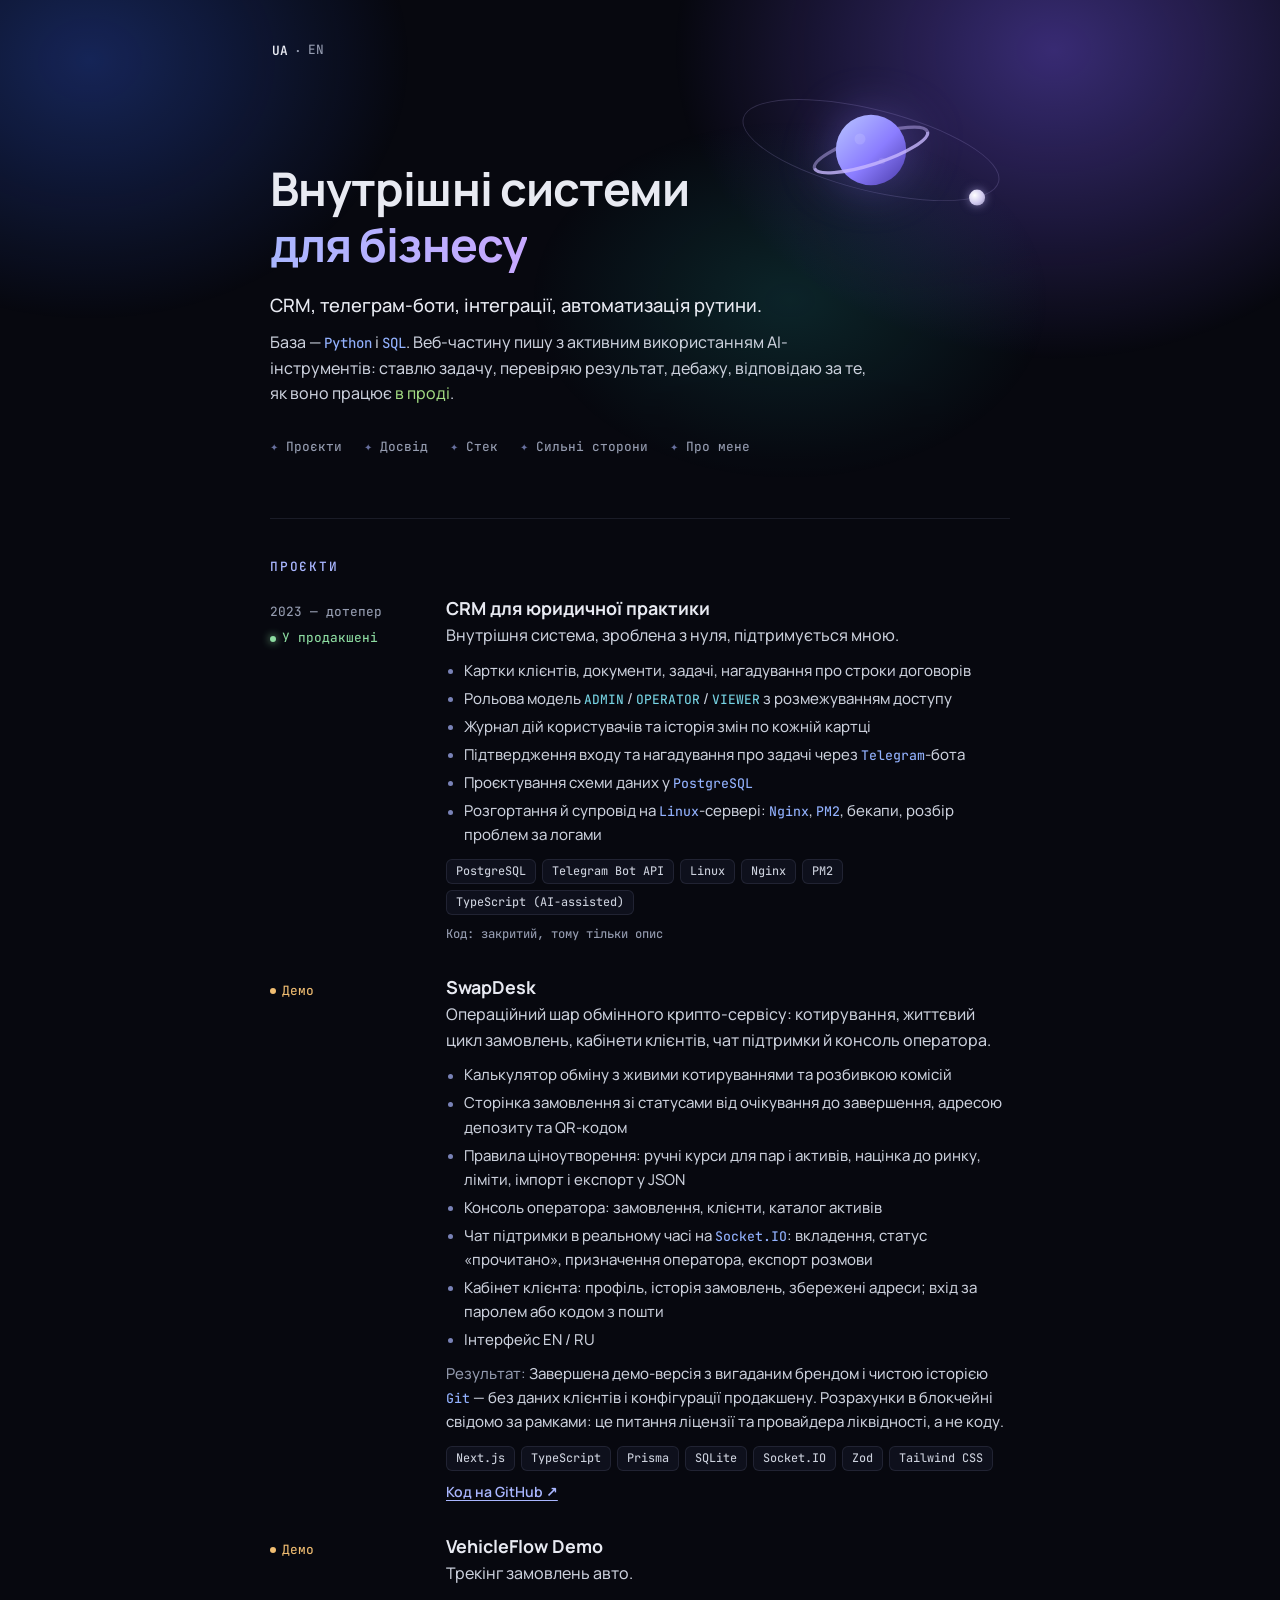
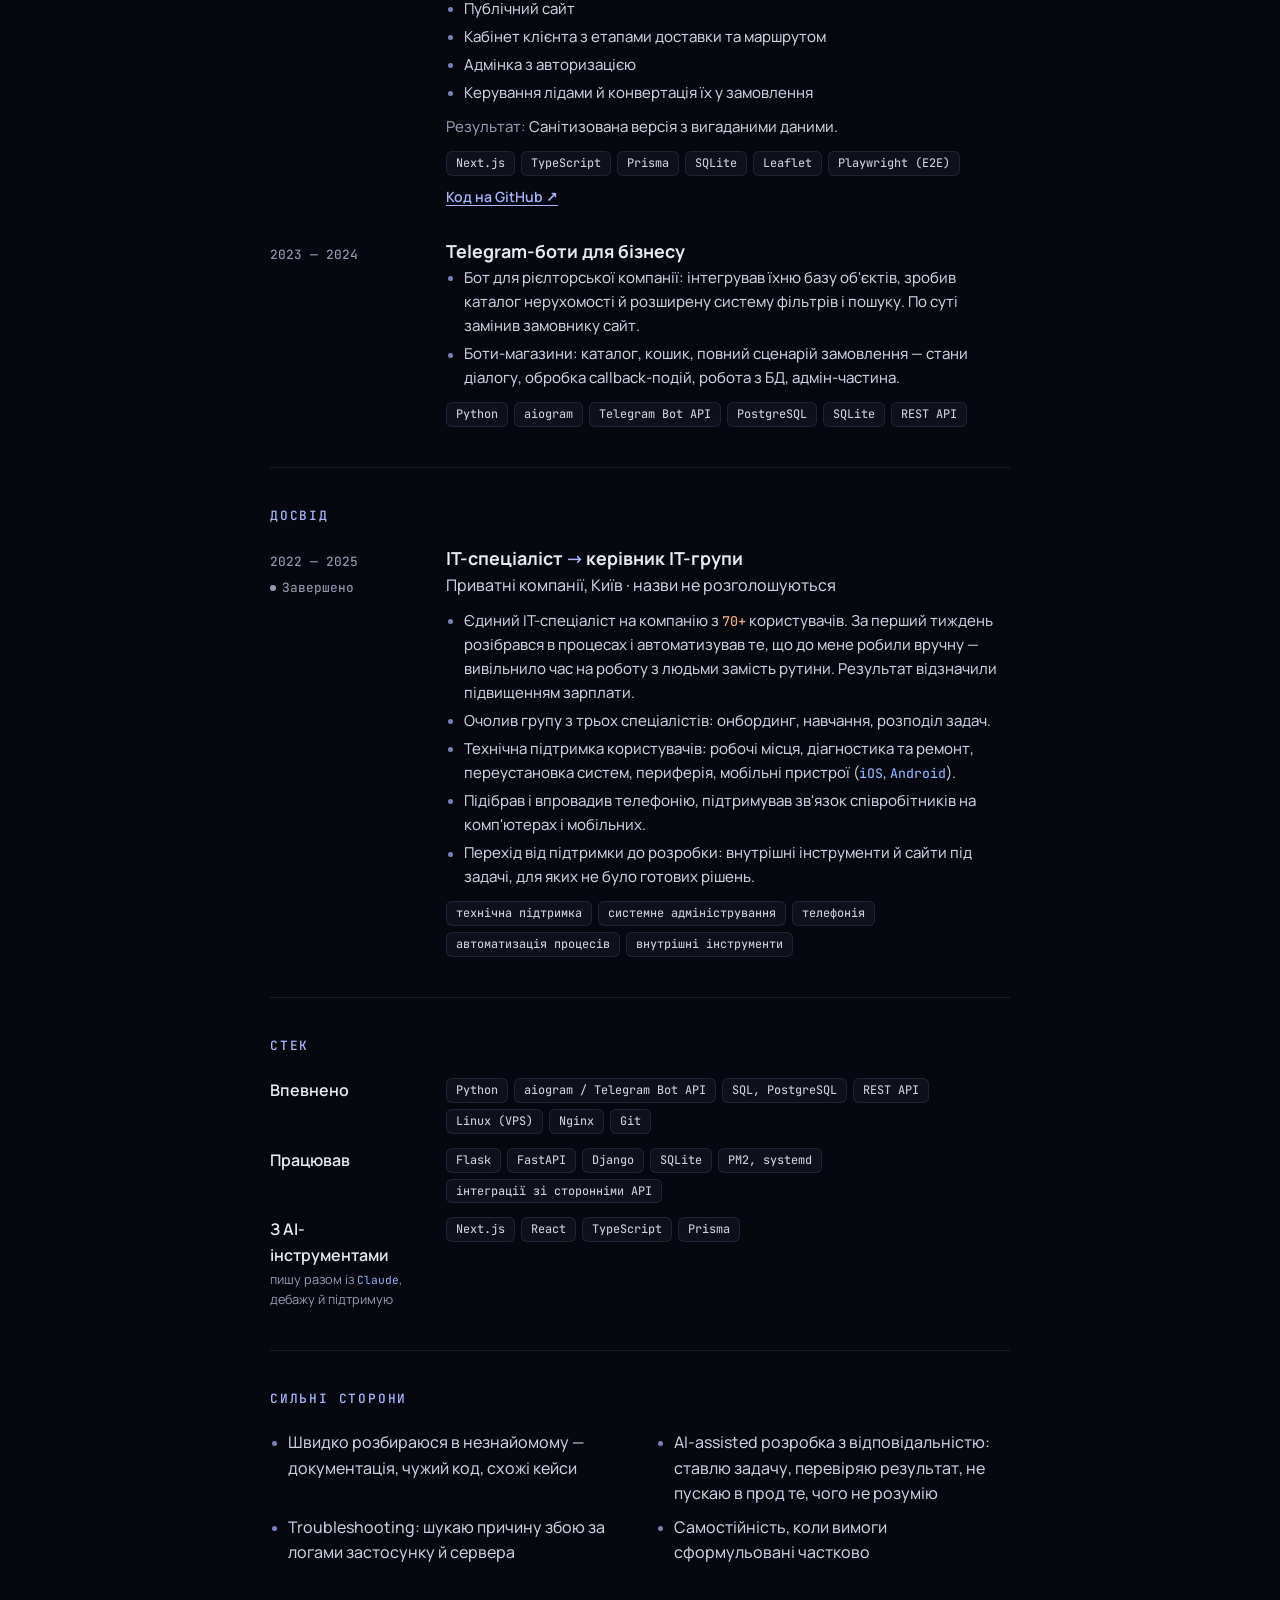
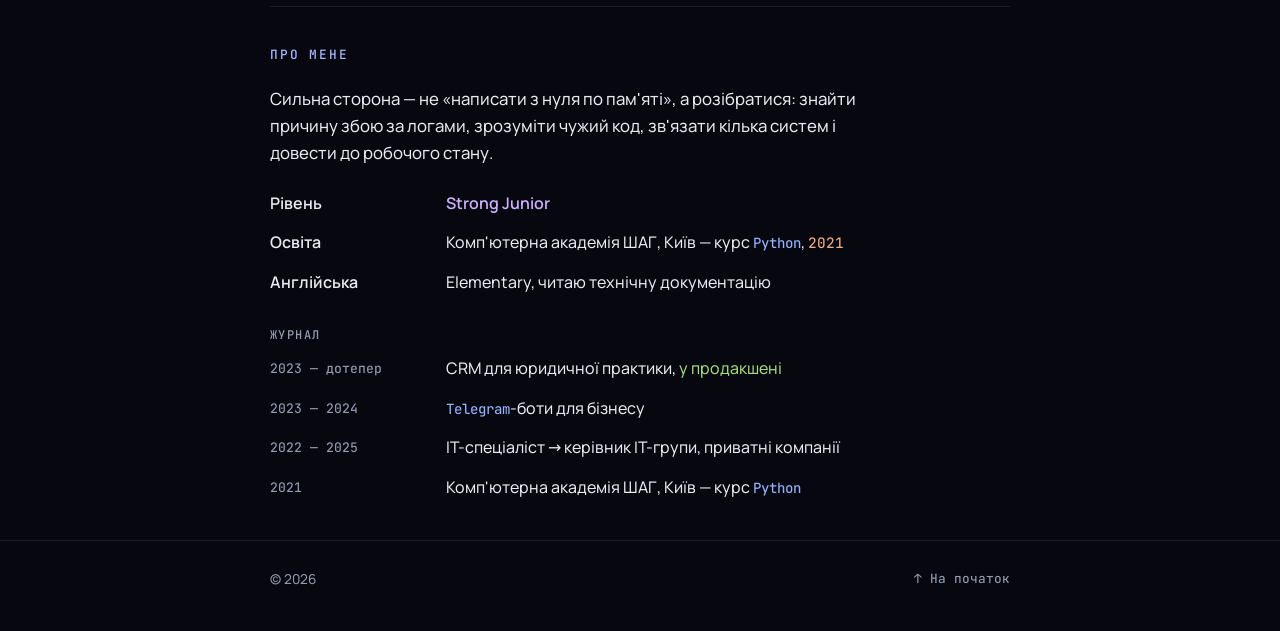
<file: docs/index.html>
<!doctype html>
<html lang="uk">
<head>
  <meta charset="utf-8">
  <meta name="viewport" content="width=device-width, initial-scale=1">
  <title>Внутрішні системи для бізнесу — CRM, телеграм-боти, інтеграції</title>
  <meta name="description" content="Роблю внутрішні системи для бізнесу — CRM, телеграм-боти, інтеграції, автоматизацію рутини. База — Python і SQL.">
  <link rel="canonical" href="https://sclod.github.io/portfoll/">
  <link rel="alternate" hreflang="uk" href="https://sclod.github.io/portfoll/">
  <link rel="alternate" hreflang="en" href="https://sclod.github.io/portfoll/en/">
  <link rel="alternate" hreflang="x-default" href="https://sclod.github.io/portfoll/">
  <meta name="color-scheme" content="dark">
  <meta name="theme-color" content="#07080f">

  <meta property="og:type" content="website">
  <meta property="og:locale" content="uk_UA">
  <meta property="og:title" content="Внутрішні системи для бізнесу — CRM, телеграм-боти, інтеграції">
  <meta property="og:description" content="Роблю внутрішні системи для бізнесу — CRM, телеграм-боти, інтеграції, автоматизацію рутини. База — Python і SQL.">
  <meta property="og:url" content="https://sclod.github.io/portfoll/">
  <meta property="og:image" content="https://sclod.github.io/portfoll/og.png">
  <meta property="og:image:width" content="1200">
  <meta property="og:image:height" content="630">
  <meta property="og:image:alt" content="Внутрішні системи для бізнесу: CRM, телеграм-боти, інтеграції.">
  <meta name="twitter:card" content="summary_large_image">

  <link rel="icon" href="favicon.svg" type="image/svg+xml">
  <link rel="icon" href="favicon-32.png" type="image/png" sizes="32x32">
  <link rel="apple-touch-icon" href="apple-touch-icon.png">

  <link rel="preload" href="fonts/manrope-cyrillic.woff2" as="font" type="font/woff2" crossorigin>
  <link rel="stylesheet" href="style.css?v=2897c309c7">
</head>
<body>
  <div class="aurora" aria-hidden="true">
    <span class="blob blob-1"></span>
    <span class="blob blob-2"></span>
    <span class="blob blob-3"></span>
  </div>

  <a class="skip-link" href="#main">Перейти до вмісту</a>

  <main id="main" class="wrap">
    <section class="intro" id="top" aria-labelledby="intro-title">
      <a class="lang-switch" href="en/" hreflang="en" lang="en" title="English version">
        <span class="lang-current" aria-hidden="true">UA</span><span class="lang-sep" aria-hidden="true">·</span><span class="lang-other">EN</span><span class="visually-hidden"> — English version</span>
      </a>
      <div class="intro-planet" aria-hidden="true">
        <span class="orbit"></span>
        <svg class="planet" viewBox="0 0 120 120" width="132" height="132" aria-hidden="true"><defs><linearGradient id="planet-hero" x1="0" y1="0" x2="1" y2="1"><stop offset="0" stop-color="#b9c6ff"/><stop offset=".55" stop-color="#8b7dff"/><stop offset="1" stop-color="#4a3aa8"/></linearGradient></defs><g transform="rotate(-18 60 60)"><path d="M6 60a54 13 0 0 1 108 0" fill="none" stroke="#c9b8ff" stroke-opacity=".45" stroke-width="3"/></g><circle cx="60" cy="60" r="32" fill="url(#planet-hero)"/><circle cx="50" cy="50" r="5" fill="#fff" fill-opacity=".12"/><circle cx="70" cy="70" r="3" fill="#fff" fill-opacity=".1"/><g transform="rotate(-18 60 60)"><path d="M6 60a54 13 0 0 0 108 0" fill="none" stroke="#c9b8ff" stroke-opacity=".8" stroke-width="3"/></g></svg>
        <span class="moon"></span>
      </div>
      <h1 id="intro-title">Внутрішні системи <span class="accent">для бізнесу</span></h1>
      <p class="lead">CRM, телеграм-боти, інтеграції, автоматизація рутини.</p>
      <p class="intro-text">База — <span class="t-fn">Python</span> і <span class="t-fn">SQL</span>. Веб-частину пишу з активним використанням AI-інструментів: ставлю задачу, перевіряю результат, дебажу, відповідаю за те, як воно працює <span class="t-str">в проді</span>.</p>
      <nav class="constellation" aria-label="Розділи сторінки">
        <ul>
          <li><a href="#projects">Проєкти</a></li>
          <li><a href="#experience">Досвід</a></li>
          <li><a href="#stack">Стек</a></li>
          <li><a href="#strengths">Сильні сторони</a></li>
          <li><a href="#about">Про мене</a></li>
        </ul>
      </nav>
    </section>

    <section class="section" id="projects" aria-labelledby="projects-title">
      <h2 id="projects-title">Проєкти</h2>
      <ol class="entries">
        <li class="entry">
                      <div class="entry-side">
<p class="entry-date">2023 — дотепер</p><p class="status status-prod">У продакшені</p>            </div>

          <div class="entry-body">
            <h3>CRM для юридичної практики</h3>
<p class="entry-sub">Внутрішня система, зроблена з нуля, підтримується мною.</p>            <ul class="bullets" aria-label="Що зроблено">
              <li>Картки клієнтів, документи, задачі, нагадування про строки договорів</li>
              <li>Рольова модель <span class="t-type">ADMIN</span> / <span class="t-type">OPERATOR</span> / <span class="t-type">VIEWER</span> з розмежуванням доступу</li>
              <li>Журнал дій користувачів та історія змін по кожній картці</li>
              <li>Підтвердження входу та нагадування про задачі через <span class="t-fn">Telegram</span>-бота</li>
              <li>Проєктування схеми даних у <span class="t-fn">PostgreSQL</span></li>
              <li>Розгортання й супровід на <span class="t-fn">Linux</span>-сервері: <span class="t-fn">Nginx</span>, <span class="t-fn">PM2</span>, бекапи, розбір проблем за логами</li>
            </ul>
            <div class="entry-foot">
              <ul class="tags"><li>PostgreSQL</li><li>Telegram Bot API</li><li>Linux</li><li>Nginx</li><li>PM2</li><li>TypeScript (AI-assisted)</li></ul>
              <span class="code-closed">Код: закритий, тому тільки опис</span>
            </div>
          </div>
        </li>
        <li class="entry">
                      <div class="entry-side">
<p class="status status-demo">Демо</p>            </div>

          <div class="entry-body">
            <h3>SwapDesk</h3>
<p class="entry-sub">Операційний шар обмінного крипто-сервісу: котирування, життєвий цикл замовлень, кабінети клієнтів, чат підтримки й консоль оператора.</p>            <ul class="bullets" aria-label="Що зроблено">
              <li>Калькулятор обміну з живими котируваннями та розбивкою комісій</li>
              <li>Сторінка замовлення зі статусами від очікування до завершення, адресою депозиту та QR-кодом</li>
              <li>Правила ціноутворення: ручні курси для пар і активів, націнка до ринку, ліміти, імпорт і експорт у JSON</li>
              <li>Консоль оператора: замовлення, клієнти, каталог активів</li>
              <li>Чат підтримки в реальному часі на <span class="t-fn">Socket.IO</span>: вкладення, статус «прочитано», призначення оператора, експорт розмови</li>
              <li>Кабінет клієнта: профіль, історія замовлень, збережені адреси; вхід за паролем або кодом з пошти</li>
              <li>Інтерфейс EN / RU</li>
            </ul>
<p class="entry-note"><span class="note-label">Результат:</span> Завершена демо-версія з вигаданим брендом і чистою історією <span class="t-fn">Git</span> — без даних клієнтів і конфігурації продакшену. Розрахунки в блокчейні свідомо за рамками: це питання ліцензії та провайдера ліквідності, а не коду.</p>            <div class="entry-foot">
              <ul class="tags"><li>Next.js</li><li>TypeScript</li><li>Prisma</li><li>SQLite</li><li>Socket.IO</li><li>Zod</li><li>Tailwind CSS</li></ul>
              <a class="code-link" href="https://github.com/sclod/swapdesk" rel="noopener">Код на GitHub <span aria-hidden="true">↗</span></a>
            </div>
          </div>
        </li>
        <li class="entry">
                      <div class="entry-side">
<p class="status status-demo">Демо</p>            </div>

          <div class="entry-body">
            <h3>VehicleFlow Demo</h3>
<p class="entry-sub">Трекінг замовлень авто.</p>            <ul class="bullets" aria-label="Що зроблено">
              <li>Публічний сайт</li>
              <li>Кабінет клієнта з етапами доставки та маршрутом</li>
              <li>Адмінка з авторизацією</li>
              <li>Керування лідами й конвертація їх у замовлення</li>
            </ul>
<p class="entry-note"><span class="note-label">Результат:</span> Санітизована версія з вигаданими даними.</p>            <div class="entry-foot">
              <ul class="tags"><li>Next.js</li><li>TypeScript</li><li>Prisma</li><li>SQLite</li><li>Leaflet</li><li>Playwright (E2E)</li></ul>
              <a class="code-link" href="https://github.com/sclod/vehicleflow-demo" rel="noopener">Код на GitHub <span aria-hidden="true">↗</span></a>
            </div>
          </div>
        </li>
        <li class="entry">
                      <div class="entry-side">
<p class="entry-date">2023 — 2024</p>            </div>

          <div class="entry-body">
            <h3>Telegram-боти для бізнесу</h3>
            <ul class="bullets" aria-label="Що зроблено">
              <li>Бот для рієлторської компанії: інтегрував їхню базу об&#39;єктів, зробив каталог нерухомості й розширену систему фільтрів і пошуку. По суті замінив замовнику сайт.</li>
              <li>Боти-магазини: каталог, кошик, повний сценарій замовлення — стани діалогу, обробка callback-подій, робота з БД, адмін-частина.</li>
            </ul>
            <div class="entry-foot">
              <ul class="tags"><li>Python</li><li>aiogram</li><li>Telegram Bot API</li><li>PostgreSQL</li><li>SQLite</li><li>REST API</li></ul>
            </div>
          </div>
        </li>
      </ol>
    </section>

    <section class="section" id="experience" aria-labelledby="experience-title">
      <h2 id="experience-title">Досвід</h2>
      <ol class="entries">
        <li class="entry">
                      <div class="entry-side">
<p class="entry-date">2022 — 2025</p><p class="status status-done">Завершено</p>            </div>

          <div class="entry-body">
            <h3>IT-спеціаліст <span class="arrow">→</span> керівник IT-групи</h3>
            <p class="entry-sub">Приватні компанії, Київ · назви не розголошуються</p>
            <ul class="bullets" aria-label="Що зроблено">
              <li>Єдиний IT-спеціаліст на компанію з <span class="t-num">70+</span> користувачів. За перший тиждень розібрався в процесах і автоматизував те, що до мене робили вручну — вивільнило час на роботу з людьми замість рутини. Результат відзначили підвищенням зарплати.</li>
              <li>Очолив групу з трьох спеціалістів: онбординг, навчання, розподіл задач.</li>
              <li>Технічна підтримка користувачів: робочі місця, діагностика та ремонт, переустановка систем, периферія, мобільні пристрої (<span class="t-fn">iOS</span>, <span class="t-fn">Android</span>).</li>
              <li>Підібрав і впровадив телефонію, підтримував зв&#39;язок співробітників на комп&#39;ютерах і мобільних.</li>
              <li>Перехід від підтримки до розробки: внутрішні інструменти й сайти під задачі, для яких не було готових рішень.</li>
            </ul>
            <div class="entry-foot"><ul class="tags"><li>технічна підтримка</li><li>системне адміністрування</li><li>телефонія</li><li>автоматизація процесів</li><li>внутрішні інструменти</li></ul></div>
          </div>
        </li>
      </ol>
    </section>

    <section class="section" id="stack" aria-labelledby="stack-title">
      <h2 id="stack-title">Стек</h2>
      <dl class="rows">
        <div class="row">
          <dt>Впевнено</dt>
          <dd><ul class="tags"><li>Python</li><li>aiogram / Telegram Bot API</li><li>SQL, PostgreSQL</li><li>REST API</li><li>Linux (VPS)</li><li>Nginx</li><li>Git</li></ul></dd>
        </div>
        <div class="row">
          <dt>Працював</dt>
          <dd><ul class="tags"><li>Flask</li><li>FastAPI</li><li>Django</li><li>SQLite</li><li>PM2, systemd</li><li>інтеграції зі сторонніми API</li></ul></dd>
        </div>
        <div class="row">
          <dt>З AI-інструментами<span class="row-note">пишу разом із <span class="t-fn">Claude</span>, дебажу й підтримую</span></dt>
          <dd><ul class="tags"><li>Next.js</li><li>React</li><li>TypeScript</li><li>Prisma</li></ul></dd>
        </div>
      </dl>
    </section>

    <section class="section" id="strengths" aria-labelledby="strengths-title">
      <h2 id="strengths-title">Сильні сторони</h2>
      <ul class="bullets bullets-wide">
        <li>Швидко розбираюся в незнайомому — документація, чужий код, схожі кейси</li>
        <li>AI-assisted розробка з відповідальністю: ставлю задачу, перевіряю результат, не пускаю в прод те, чого не розумію</li>
        <li>Troubleshooting: шукаю причину збою за логами застосунку й сервера</li>
        <li>Самостійність, коли вимоги сформульовані частково</li>
      </ul>
    </section>

    <section class="section" id="about" aria-labelledby="about-title">
      <h2 id="about-title">Про мене</h2>
      <p class="about-text">Сильна сторона — не «написати з нуля по пам&#39;яті», а розібратися: знайти причину збою за логами, зрозуміти чужий код, зв&#39;язати кілька систем і довести до робочого стану.</p>
      <dl class="rows">
        <div class="row"><dt>Рівень</dt><dd><span class="t-kw">Strong Junior</span></dd></div>
        <div class="row"><dt>Освіта</dt><dd>Комп&#39;ютерна академія ШАГ, Київ — курс <span class="t-fn">Python</span>, <span class="t-num">2021</span></dd></div>
        <div class="row"><dt>Англійська</dt><dd>Elementary, читаю технічну документацію</dd></div>
      </dl>
      <h3 class="subhead">Журнал</h3>
      <ol class="rows log">
        <li class="row"><span class="row-date">2023 — дотепер</span><span>CRM для юридичної практики, <span class="t-str">у продакшені</span></span></li>
        <li class="row"><span class="row-date">2023 — 2024</span><span><span class="t-fn">Telegram</span>-боти для бізнесу</span></li>
        <li class="row"><span class="row-date">2022 — 2025</span><span>IT-спеціаліст → керівник IT-групи, приватні компанії</span></li>
        <li class="row"><span class="row-date">2021</span><span>Комп&#39;ютерна академія ШАГ, Київ — курс <span class="t-fn">Python</span></span></li>
      </ol>
    </section>
  </main>

  <footer class="footer">
    <div class="wrap footer-inner">
      <span>© 2026</span>
      <a href="#top">↑ На початок</a>
    </div>
  </footer>
</body>
</html>
</file>
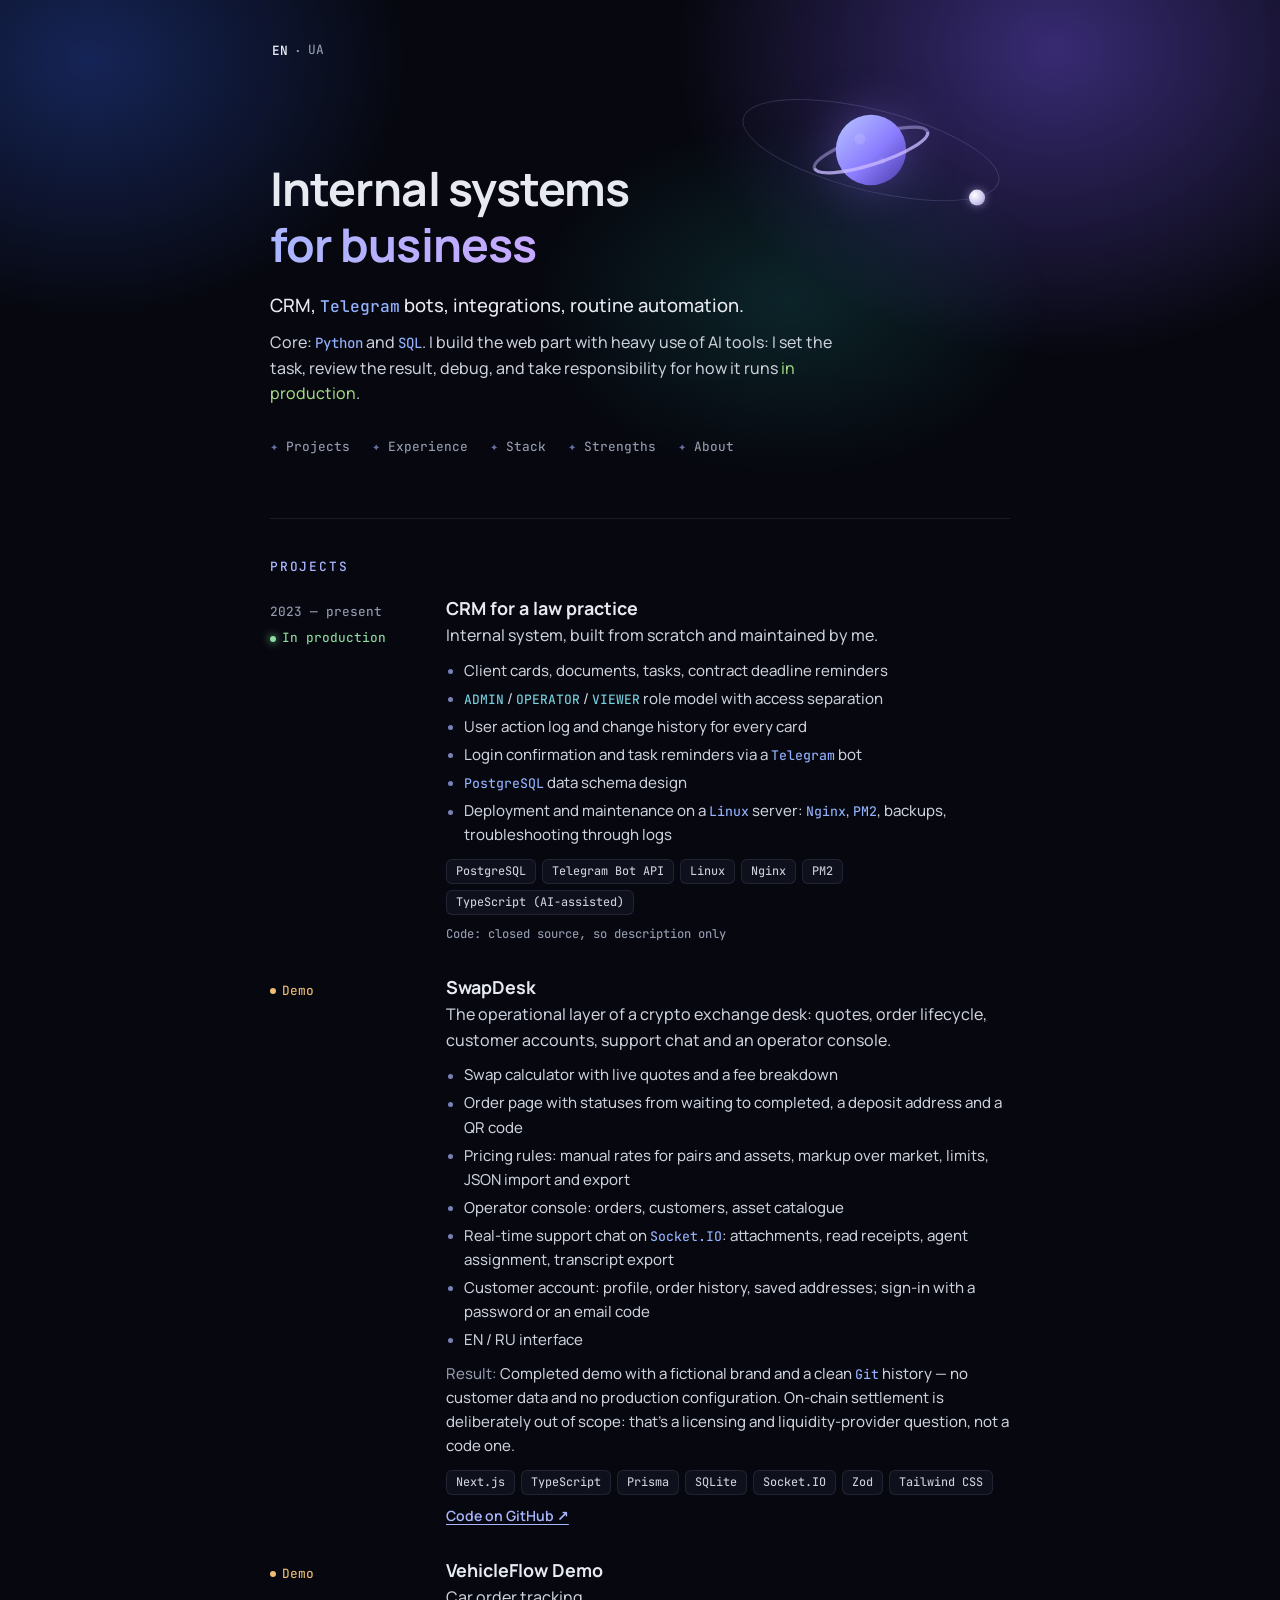
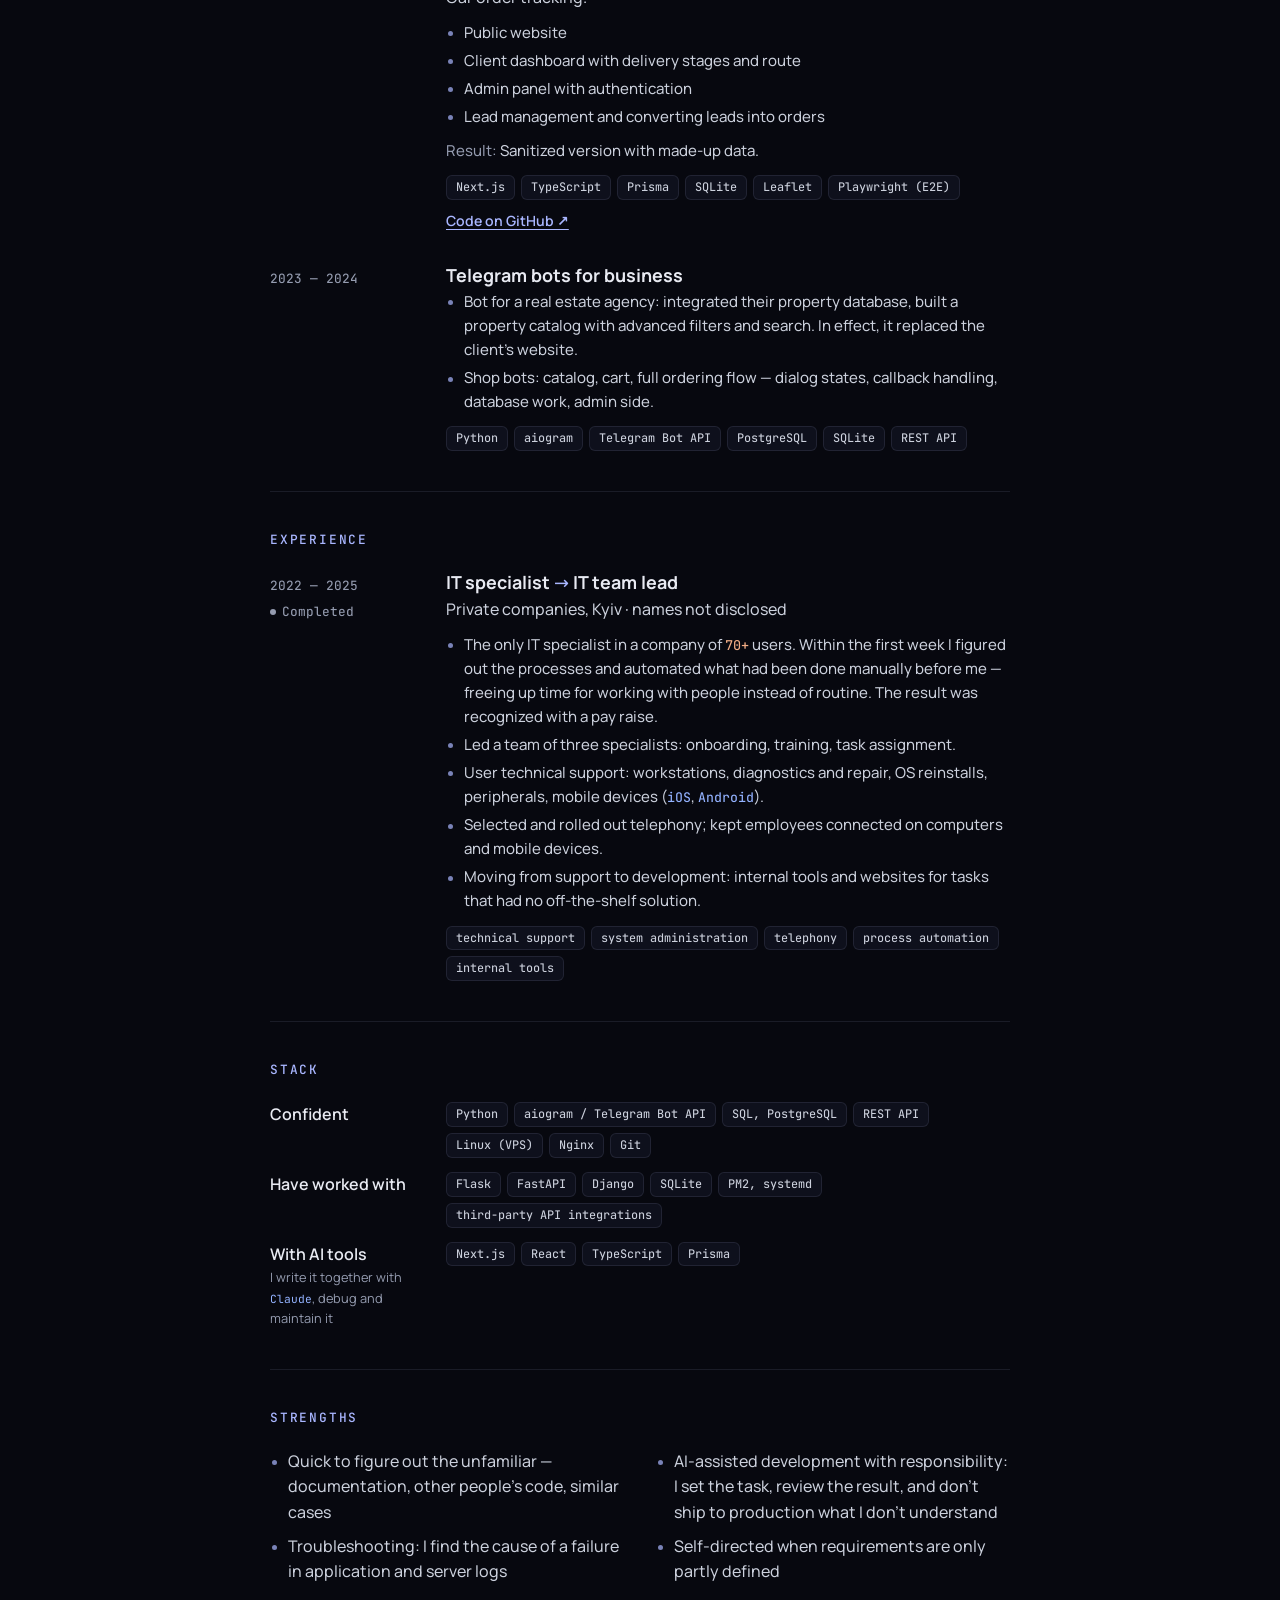
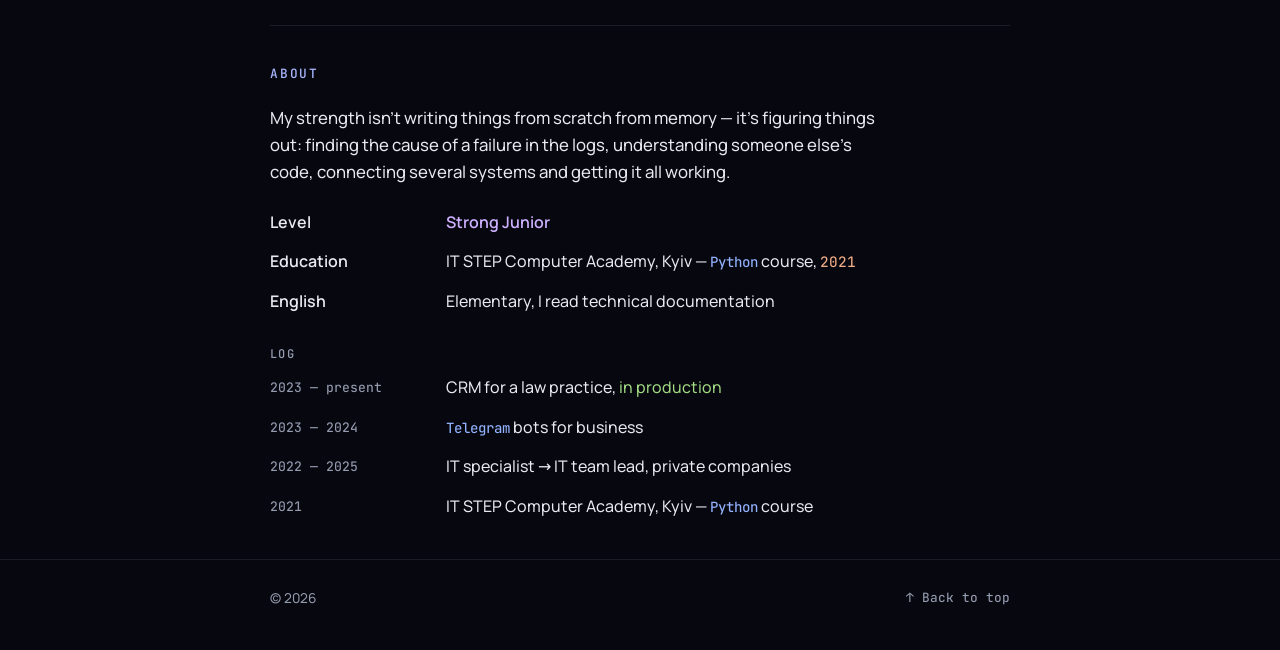
<file: docs/en/index.html>
<!doctype html>
<html lang="en">
<head>
  <meta charset="utf-8">
  <meta name="viewport" content="width=device-width, initial-scale=1">
  <title>Internal systems for business — CRM, Telegram bots, integrations</title>
  <meta name="description" content="I build internal systems for business — CRM, Telegram bots, integrations, routine automation. Core: Python and SQL.">
  <link rel="canonical" href="https://sclod.github.io/portfoll/en/">
  <link rel="alternate" hreflang="uk" href="https://sclod.github.io/portfoll/">
  <link rel="alternate" hreflang="en" href="https://sclod.github.io/portfoll/en/">
  <link rel="alternate" hreflang="x-default" href="https://sclod.github.io/portfoll/">
  <meta name="color-scheme" content="dark">
  <meta name="theme-color" content="#07080f">

  <meta property="og:type" content="website">
  <meta property="og:locale" content="en_US">
  <meta property="og:title" content="Internal systems for business — CRM, Telegram bots, integrations">
  <meta property="og:description" content="I build internal systems for business — CRM, Telegram bots, integrations, routine automation. Core: Python and SQL.">
  <meta property="og:url" content="https://sclod.github.io/portfoll/en/">
  <meta property="og:image" content="https://sclod.github.io/portfoll/og-en.png">
  <meta property="og:image:width" content="1200">
  <meta property="og:image:height" content="630">
  <meta property="og:image:alt" content="Internal systems for business: CRM, Telegram bots, integrations.">
  <meta name="twitter:card" content="summary_large_image">

  <link rel="icon" href="../favicon.svg" type="image/svg+xml">
  <link rel="icon" href="../favicon-32.png" type="image/png" sizes="32x32">
  <link rel="apple-touch-icon" href="../apple-touch-icon.png">

  <link rel="preload" href="../fonts/manrope-latin.woff2" as="font" type="font/woff2" crossorigin>
  <link rel="stylesheet" href="../style.css?v=2897c309c7">
</head>
<body>
  <div class="aurora" aria-hidden="true">
    <span class="blob blob-1"></span>
    <span class="blob blob-2"></span>
    <span class="blob blob-3"></span>
  </div>

  <a class="skip-link" href="#main">Skip to content</a>

  <main id="main" class="wrap">
    <section class="intro" id="top" aria-labelledby="intro-title">
      <a class="lang-switch" href="../" hreflang="uk" lang="uk" title="Українська версія">
        <span class="lang-current" aria-hidden="true">EN</span><span class="lang-sep" aria-hidden="true">·</span><span class="lang-other">UA</span><span class="visually-hidden"> — Українська версія</span>
      </a>
      <div class="intro-planet" aria-hidden="true">
        <span class="orbit"></span>
        <svg class="planet" viewBox="0 0 120 120" width="132" height="132" aria-hidden="true"><defs><linearGradient id="planet-hero" x1="0" y1="0" x2="1" y2="1"><stop offset="0" stop-color="#b9c6ff"/><stop offset=".55" stop-color="#8b7dff"/><stop offset="1" stop-color="#4a3aa8"/></linearGradient></defs><g transform="rotate(-18 60 60)"><path d="M6 60a54 13 0 0 1 108 0" fill="none" stroke="#c9b8ff" stroke-opacity=".45" stroke-width="3"/></g><circle cx="60" cy="60" r="32" fill="url(#planet-hero)"/><circle cx="50" cy="50" r="5" fill="#fff" fill-opacity=".12"/><circle cx="70" cy="70" r="3" fill="#fff" fill-opacity=".1"/><g transform="rotate(-18 60 60)"><path d="M6 60a54 13 0 0 0 108 0" fill="none" stroke="#c9b8ff" stroke-opacity=".8" stroke-width="3"/></g></svg>
        <span class="moon"></span>
      </div>
      <h1 id="intro-title">Internal systems <span class="accent">for business</span></h1>
      <p class="lead">CRM, <span class="t-fn">Telegram</span> bots, integrations, routine automation.</p>
      <p class="intro-text">Core: <span class="t-fn">Python</span> and <span class="t-fn">SQL</span>. I build the web part with heavy use of AI tools: I set the task, review the result, debug, and take responsibility for how it runs <span class="t-str">in production</span>.</p>
      <nav class="constellation" aria-label="Page sections">
        <ul>
          <li><a href="#projects">Projects</a></li>
          <li><a href="#experience">Experience</a></li>
          <li><a href="#stack">Stack</a></li>
          <li><a href="#strengths">Strengths</a></li>
          <li><a href="#about">About</a></li>
        </ul>
      </nav>
    </section>

    <section class="section" id="projects" aria-labelledby="projects-title">
      <h2 id="projects-title">Projects</h2>
      <ol class="entries">
        <li class="entry">
                      <div class="entry-side">
<p class="entry-date">2023 — present</p><p class="status status-prod">In production</p>            </div>

          <div class="entry-body">
            <h3>CRM for a law practice</h3>
<p class="entry-sub">Internal system, built from scratch and maintained by me.</p>            <ul class="bullets" aria-label="What I built">
              <li>Client cards, documents, tasks, contract deadline reminders</li>
              <li><span class="t-type">ADMIN</span> / <span class="t-type">OPERATOR</span> / <span class="t-type">VIEWER</span> role model with access separation</li>
              <li>User action log and change history for every card</li>
              <li>Login confirmation and task reminders via a <span class="t-fn">Telegram</span> bot</li>
              <li><span class="t-fn">PostgreSQL</span> data schema design</li>
              <li>Deployment and maintenance on a <span class="t-fn">Linux</span> server: <span class="t-fn">Nginx</span>, <span class="t-fn">PM2</span>, backups, troubleshooting through logs</li>
            </ul>
            <div class="entry-foot">
              <ul class="tags"><li>PostgreSQL</li><li>Telegram Bot API</li><li>Linux</li><li>Nginx</li><li>PM2</li><li>TypeScript (AI-assisted)</li></ul>
              <span class="code-closed">Code: closed source, so description only</span>
            </div>
          </div>
        </li>
        <li class="entry">
                      <div class="entry-side">
<p class="status status-demo">Demo</p>            </div>

          <div class="entry-body">
            <h3>SwapDesk</h3>
<p class="entry-sub">The operational layer of a crypto exchange desk: quotes, order lifecycle, customer accounts, support chat and an operator console.</p>            <ul class="bullets" aria-label="What I built">
              <li>Swap calculator with live quotes and a fee breakdown</li>
              <li>Order page with statuses from waiting to completed, a deposit address and a QR code</li>
              <li>Pricing rules: manual rates for pairs and assets, markup over market, limits, JSON import and export</li>
              <li>Operator console: orders, customers, asset catalogue</li>
              <li>Real-time support chat on <span class="t-fn">Socket.IO</span>: attachments, read receipts, agent assignment, transcript export</li>
              <li>Customer account: profile, order history, saved addresses; sign-in with a password or an email code</li>
              <li>EN / RU interface</li>
            </ul>
<p class="entry-note"><span class="note-label">Result:</span> Completed demo with a fictional brand and a clean <span class="t-fn">Git</span> history — no customer data and no production configuration. On-chain settlement is deliberately out of scope: that&#39;s a licensing and liquidity-provider question, not a code one.</p>            <div class="entry-foot">
              <ul class="tags"><li>Next.js</li><li>TypeScript</li><li>Prisma</li><li>SQLite</li><li>Socket.IO</li><li>Zod</li><li>Tailwind CSS</li></ul>
              <a class="code-link" href="https://github.com/sclod/swapdesk" rel="noopener">Code on GitHub <span aria-hidden="true">↗</span></a>
            </div>
          </div>
        </li>
        <li class="entry">
                      <div class="entry-side">
<p class="status status-demo">Demo</p>            </div>

          <div class="entry-body">
            <h3>VehicleFlow Demo</h3>
<p class="entry-sub">Car order tracking.</p>            <ul class="bullets" aria-label="What I built">
              <li>Public website</li>
              <li>Client dashboard with delivery stages and route</li>
              <li>Admin panel with authentication</li>
              <li>Lead management and converting leads into orders</li>
            </ul>
<p class="entry-note"><span class="note-label">Result:</span> Sanitized version with made-up data.</p>            <div class="entry-foot">
              <ul class="tags"><li>Next.js</li><li>TypeScript</li><li>Prisma</li><li>SQLite</li><li>Leaflet</li><li>Playwright (E2E)</li></ul>
              <a class="code-link" href="https://github.com/sclod/vehicleflow-demo" rel="noopener">Code on GitHub <span aria-hidden="true">↗</span></a>
            </div>
          </div>
        </li>
        <li class="entry">
                      <div class="entry-side">
<p class="entry-date">2023 — 2024</p>            </div>

          <div class="entry-body">
            <h3>Telegram bots for business</h3>
            <ul class="bullets" aria-label="What I built">
              <li>Bot for a real estate agency: integrated their property database, built a property catalog with advanced filters and search. In effect, it replaced the client&#39;s website.</li>
              <li>Shop bots: catalog, cart, full ordering flow — dialog states, callback handling, database work, admin side.</li>
            </ul>
            <div class="entry-foot">
              <ul class="tags"><li>Python</li><li>aiogram</li><li>Telegram Bot API</li><li>PostgreSQL</li><li>SQLite</li><li>REST API</li></ul>
            </div>
          </div>
        </li>
      </ol>
    </section>

    <section class="section" id="experience" aria-labelledby="experience-title">
      <h2 id="experience-title">Experience</h2>
      <ol class="entries">
        <li class="entry">
                      <div class="entry-side">
<p class="entry-date">2022 — 2025</p><p class="status status-done">Completed</p>            </div>

          <div class="entry-body">
            <h3>IT specialist <span class="arrow">→</span> IT team lead</h3>
            <p class="entry-sub">Private companies, Kyiv · names not disclosed</p>
            <ul class="bullets" aria-label="What I did">
              <li>The only IT specialist in a company of <span class="t-num">70+</span> users. Within the first week I figured out the processes and automated what had been done manually before me — freeing up time for working with people instead of routine. The result was recognized with a pay raise.</li>
              <li>Led a team of three specialists: onboarding, training, task assignment.</li>
              <li>User technical support: workstations, diagnostics and repair, OS reinstalls, peripherals, mobile devices (<span class="t-fn">iOS</span>, <span class="t-fn">Android</span>).</li>
              <li>Selected and rolled out telephony; kept employees connected on computers and mobile devices.</li>
              <li>Moving from support to development: internal tools and websites for tasks that had no off-the-shelf solution.</li>
            </ul>
            <div class="entry-foot"><ul class="tags"><li>technical support</li><li>system administration</li><li>telephony</li><li>process automation</li><li>internal tools</li></ul></div>
          </div>
        </li>
      </ol>
    </section>

    <section class="section" id="stack" aria-labelledby="stack-title">
      <h2 id="stack-title">Stack</h2>
      <dl class="rows">
        <div class="row">
          <dt>Confident</dt>
          <dd><ul class="tags"><li>Python</li><li>aiogram / Telegram Bot API</li><li>SQL, PostgreSQL</li><li>REST API</li><li>Linux (VPS)</li><li>Nginx</li><li>Git</li></ul></dd>
        </div>
        <div class="row">
          <dt>Have worked with</dt>
          <dd><ul class="tags"><li>Flask</li><li>FastAPI</li><li>Django</li><li>SQLite</li><li>PM2, systemd</li><li>third-party API integrations</li></ul></dd>
        </div>
        <div class="row">
          <dt>With AI tools<span class="row-note">I write it together with <span class="t-fn">Claude</span>, debug and maintain it</span></dt>
          <dd><ul class="tags"><li>Next.js</li><li>React</li><li>TypeScript</li><li>Prisma</li></ul></dd>
        </div>
      </dl>
    </section>

    <section class="section" id="strengths" aria-labelledby="strengths-title">
      <h2 id="strengths-title">Strengths</h2>
      <ul class="bullets bullets-wide">
        <li>Quick to figure out the unfamiliar — documentation, other people&#39;s code, similar cases</li>
        <li>AI-assisted development with responsibility: I set the task, review the result, and don&#39;t ship to production what I don&#39;t understand</li>
        <li>Troubleshooting: I find the cause of a failure in application and server logs</li>
        <li>Self-directed when requirements are only partly defined</li>
      </ul>
    </section>

    <section class="section" id="about" aria-labelledby="about-title">
      <h2 id="about-title">About</h2>
      <p class="about-text">My strength isn&#39;t writing things from scratch from memory — it&#39;s figuring things out: finding the cause of a failure in the logs, understanding someone else&#39;s code, connecting several systems and getting it all working.</p>
      <dl class="rows">
        <div class="row"><dt>Level</dt><dd><span class="t-kw">Strong Junior</span></dd></div>
        <div class="row"><dt>Education</dt><dd>IT STEP Computer Academy, Kyiv — <span class="t-fn">Python</span> course, <span class="t-num">2021</span></dd></div>
        <div class="row"><dt>English</dt><dd>Elementary, I read technical documentation</dd></div>
      </dl>
      <h3 class="subhead">Log</h3>
      <ol class="rows log">
        <li class="row"><span class="row-date">2023 — present</span><span>CRM for a law practice, <span class="t-str">in production</span></span></li>
        <li class="row"><span class="row-date">2023 — 2024</span><span><span class="t-fn">Telegram</span> bots for business</span></li>
        <li class="row"><span class="row-date">2022 — 2025</span><span>IT specialist → IT team lead, private companies</span></li>
        <li class="row"><span class="row-date">2021</span><span>IT STEP Computer Academy, Kyiv — <span class="t-fn">Python</span> course</span></li>
      </ol>
    </section>
  </main>

  <footer class="footer">
    <div class="wrap footer-inner">
      <span>© 2026</span>
      <a href="#top">↑ Back to top</a>
    </div>
  </footer>
</body>
</html>
</file>
<file: docs/style.css>
/* Портфоліо: внутрішні системи для бізнесу.
   Проста сторінка в одну колонку: період зліва, зміст справа.
   Трохи космосу: зоряне небо на фоні, одна планета й рідкісна комета. Без JavaScript. */

/* ---------- Шрифти (локальні, OFL — див. fonts/OFL-*.txt) ---------- */
@font-face {
  font-family: "Manrope";
  font-style: normal;
  font-weight: 400 700;
  font-display: swap;
  src: url(fonts/manrope-cyrillic.woff2) format("woff2");
  unicode-range: U+0301, U+0400-045F, U+0490-0491, U+04B0-04B1, U+2116;
}
@font-face {
  font-family: "Manrope";
  font-style: normal;
  font-weight: 400 700;
  font-display: swap;
  src: url(fonts/manrope-latin.woff2) format("woff2");
  unicode-range: U+0000-00FF, U+0131, U+0152-0153, U+02BB-02BC, U+02C6, U+02DA, U+02DC, U+0304, U+0308, U+0329, U+2000-206F, U+20AC, U+2122, U+2191, U+2193, U+2212, U+2215, U+FEFF, U+FFFD;
}
@font-face {
  font-family: "JetBrains Mono";
  font-style: normal;
  font-weight: 400 600;
  font-display: swap;
  src: url(fonts/jetbrains-mono-cyrillic.woff2) format("woff2");
  unicode-range: U+0301, U+0400-045F, U+0490-0491, U+04B0-04B1, U+2116;
}
@font-face {
  font-family: "JetBrains Mono";
  font-style: normal;
  font-weight: 400 600;
  font-display: swap;
  src: url(fonts/jetbrains-mono-latin.woff2) format("woff2");
  unicode-range: U+0000-00FF, U+0131, U+0152-0153, U+02BB-02BC, U+02C6, U+02DA, U+02DC, U+0304, U+0308, U+0329, U+2000-206F, U+20AC, U+2122, U+2191, U+2193, U+2212, U+2215, U+FEFF, U+FFFD;
}

/* ---------- Кольори ---------- */
:root {
  --bg: #07080f;
  --surface: rgba(20, 23, 38, 0.6);
  --line: rgba(190, 200, 255, 0.1);
  --line-hi: rgba(190, 200, 255, 0.2);
  --text: #e8eaf2;
  --text-2: #ccd1dd;
  --muted: #959cb0;
  --accent: #a9b6ff;
  --accent-2: #c7a8ff;
  --on-accent: #0b0d1a;

  /* Підсвітка термінів у тексті */
  --t-fn: #93b2ff;
  --t-type: #77d4e4;
  --t-num: #f2ad85;
  --t-str: #a2db82;
  --t-kw: #cdb0ff;

  --prod: #8ddca1;
  --demo: #f0bd72;
  --done: #959cb0;

  --mono: "JetBrains Mono", ui-monospace, "SF Mono", Menlo, Consolas, monospace;
  color-scheme: dark;
}

/* ---------- База ---------- */
*,
*::before,
*::after {
  box-sizing: border-box;
}

html {
  -webkit-text-size-adjust: 100%;
  scroll-behavior: smooth;
  scroll-padding-top: 24px;
}

body {
  margin: 0;
  background: var(--bg);
  color: var(--text);
  font-family: "Manrope", system-ui, -apple-system, "Segoe UI", Roboto, Arial, sans-serif;
  font-size: 1rem;
  font-weight: 450;
  line-height: 1.6;
  overflow-x: clip;
}

h1, h2, h3 {
  margin: 0;
  line-height: 1.2;
}

p, ul, ol, dl, dd {
  margin: 0;
  padding: 0;
}

a {
  color: var(--accent);
  text-underline-offset: 3px;
}

:focus-visible {
  outline: 2px solid var(--accent);
  outline-offset: 3px;
  border-radius: 4px;
}

.wrap {
  width: 100%;
  max-width: 780px;
  margin: 0 auto;
  padding: 0 20px;
}

.visually-hidden {
  position: absolute;
  width: 1px;
  height: 1px;
  overflow: hidden;
  clip: rect(0 0 0 0);
  white-space: nowrap;
}

.skip-link {
  position: absolute;
  left: 16px;
  top: -60px;
  z-index: 50;
  padding: 8px 14px;
  border-radius: 8px;
  background: var(--accent);
  color: var(--on-accent);
  font-weight: 700;
}

.skip-link:focus {
  top: 12px;
}

/* Підсвітка термінів (ставить фільтр hl у build.py) */
.t-fn { color: var(--t-fn); font-family: var(--mono); font-size: 0.88em; }
.t-type { color: var(--t-type); font-family: var(--mono); font-size: 0.86em; }
.t-num { color: var(--t-num); font-family: var(--mono); font-size: 0.9em; }
.t-str { color: var(--t-str); }
.t-kw { color: var(--t-kw); font-weight: 600; }

/* ---------- Аврора: м'яке світіння вгорі сторінки ----------
   Кольорові плями з радіальних градієнтів (без filter: blur — дешево для відеокарти),
   повільно дрейфують і згасають донизу. Під текстом немає дрібних деталей, тож він лишається чітким. */
.aurora {
  position: absolute;
  top: 0;
  left: 0;
  right: 0;
  height: 900px;
  z-index: -1;
  overflow: hidden;
  pointer-events: none;
  -webkit-mask-image: linear-gradient(to bottom, #000 40%, transparent);
  mask-image: linear-gradient(to bottom, #000 40%, transparent);
}

.blob {
  position: absolute;
  border-radius: 50%;
  will-change: transform;
}

.blob-1 {
  top: -260px;
  right: -12%;
  width: min(760px, 130vw);
  height: 620px;
  background: radial-gradient(closest-side, rgba(124, 92, 255, 0.42), transparent);
  animation: aurora-1 22s ease-in-out infinite alternate;
}

.blob-2 {
  top: -200px;
  left: -18%;
  width: min(640px, 120vw);
  height: 520px;
  background: radial-gradient(closest-side, rgba(56, 104, 255, 0.3), transparent);
  animation: aurora-2 28s ease-in-out infinite alternate;
}

.blob-3 {
  top: 120px;
  right: 18%;
  width: min(520px, 100vw);
  height: 360px;
  background: radial-gradient(closest-side, rgba(40, 210, 200, 0.14), transparent);
  animation: aurora-3 34s ease-in-out infinite alternate;
}

@keyframes aurora-1 {
  to { transform: translate(-14%, 60px) scale(1.12); }
}

@keyframes aurora-2 {
  to { transform: translate(18%, 40px) scale(0.92); }
}

@keyframes aurora-3 {
  to { transform: translate(-30%, -50px) scale(1.2); }
}

/* ---------- Вступ ---------- */
.intro {
  position: relative;
  padding: 28px 0 44px;
}

@media (min-width: 640px) {
  .intro {
    padding: 36px 0 60px;
  }
}

/* Перемикач мови — маленький підпис у кутку, без смуги-хедера */
.lang-switch {
  display: inline-flex;
  align-items: center;
  gap: 6px;
  margin-bottom: 72px;
  padding: 4px 2px;
  font-family: var(--mono);
  font-size: 0.8rem;
  text-decoration: none;
}

@media (min-width: 640px) {
  .lang-switch {
    margin-bottom: 96px;
  }
}

.lang-current { color: var(--text); font-weight: 600; }
.lang-sep { color: var(--muted); }
.lang-other {
  color: var(--muted);
  border-bottom: 1px dashed transparent;
  transition: color 0.2s, border-color 0.2s;
}

.lang-switch:hover .lang-other {
  color: var(--accent);
  border-bottom-color: var(--accent);
}

/* Планета з місяцем на еліптичній орбіті.
   Кут --a анімується через @property, позиція рахується через cos()/sin();
   у ближній половині орбіти місяць іде перед планетою, у дальній — за нею. */
.intro-planet {
  --w: 64px;
  position: absolute;
  top: 34px;
  right: calc(var(--w) * 0.55);
  width: var(--w);
  aspect-ratio: 1;
  isolation: isolate;
  animation: drift 9s ease-in-out infinite alternate;
}

@media (min-width: 640px) {
  .intro-planet {
    --w: 132px;
    top: 84px;
  }
}

.intro-planet .planet {
  position: relative;
  z-index: 1;
  display: block;
  width: 100%;
  height: auto;
  filter: drop-shadow(0 0 24px rgba(140, 120, 255, 0.4));
}

.orbit {
  position: absolute;
  left: 50%;
  top: 50%;
  z-index: 0;
  width: calc(var(--w) * 2);
  height: calc(var(--w) * 0.62);
  border: 1px solid rgba(201, 184, 255, 0.18);
  border-radius: 50%;
  transform: translate(-50%, -50%) rotate(14deg);
}

@property --a {
  syntax: "<angle>";
  inherits: false;
  initial-value: 30deg;
}

.moon {
  --rx: var(--w);
  --ry: calc(var(--w) * 0.31);
  display: none;
  position: absolute;
  left: 50%;
  top: 50%;
  z-index: 2;
  width: calc(var(--w) * 0.12);
  aspect-ratio: 1;
  border-radius: 50%;
  background: radial-gradient(circle at 35% 35%, #ffffff, #cfc8ee 55%, #8a84ad);
  box-shadow: 0 0 10px rgba(200, 190, 255, 0.55);
  transform:
    translate(-50%, -50%)
    rotate(14deg)
    translate(calc(cos(var(--a)) * var(--rx)), calc(sin(var(--a)) * var(--ry)))
    rotate(-14deg);
  animation:
    moon-orbit 14s linear infinite,
    moon-depth 14s step-end infinite;
}

/* Місяць показуємо лише там, де браузер уміє cos()/sin() */
@supports (top: calc(cos(0deg) * 1px)) {
  .moon {
    display: block;
  }
}

@keyframes moon-orbit {
  from { --a: 0deg; }
  to { --a: 360deg; }
}

/* 0°→180° — ближня (нижня) половина орбіти, місяць перед планетою; 180°→360° — за нею */
@keyframes moon-depth {
  0% { z-index: 2; }
  50% { z-index: 0; }
  100% { z-index: 0; }
}

@keyframes drift {
  to { transform: translateY(10px); }
}

.intro h1 {
  max-width: 15ch;
  font-size: clamp(2rem, 6vw, 2.9rem);
  font-weight: 700;
  letter-spacing: -0.02em;
  margin-bottom: 18px;
}

.accent {
  display: block;
  width: fit-content;
  background: linear-gradient(90deg, var(--accent), var(--accent-2));
  -webkit-background-clip: text;
  background-clip: text;
  color: transparent;
}

.lead {
  font-size: 1.15rem;
  font-weight: 500;
  margin-bottom: 10px;
}

.intro-text {
  max-width: 60ch;
  color: var(--text-2);
  margin-bottom: 28px;
}

/* Навігація-«сузір'я»: розділи в рядок, кожен позначено зірочкою */
.constellation {
  margin-top: 30px;
}

.constellation ul {
  display: flex;
  flex-wrap: wrap;
  align-items: center;
  gap: 8px 22px;
  list-style: none;
  font-family: var(--mono);
  font-size: 0.8rem;
}

/* Зірочка перед кожним пунктом — рядок переноситься без «висячих» роздільників */
.constellation li::before {
  content: "✦";
  margin-right: 8px;
  color: var(--accent);
  font-size: 0.62rem;
  opacity: 0.6;
}

.constellation a {
  color: var(--muted);
  text-decoration: none;
  transition: color 0.2s;
}

.constellation a:hover {
  color: var(--text);
}

/* ---------- Секції ---------- */
.section {
  padding: 40px 0;
  border-top: 1px solid var(--line);
}

.section h2 {
  margin-bottom: 24px;
  font-size: 0.8rem;
  font-family: var(--mono);
  font-weight: 500;
  letter-spacing: 0.14em;
  text-transform: uppercase;
  color: var(--accent);
}

/* ---------- Записи: період зліва, зміст справа ---------- */
.entries {
  display: grid;
  gap: 32px;
  list-style: none;
}

.entry {
  display: grid;
  gap: 6px;
}

@media (min-width: 640px) {
  .entry {
    grid-template-columns: 9.5rem minmax(0, 1fr);
    gap: 24px;
  }
}

.entry-side {
  display: flex;
  flex-wrap: wrap;
  align-items: center;
  gap: 6px 12px;
  font-size: 0.8rem;
}

@media (min-width: 640px) {
  .entry-side {
    flex-direction: column;
    align-items: flex-start;
    padding-top: 4px;
  }
}

.entry-date {
  color: var(--muted);
  font-family: var(--mono);
}

.status {
  display: inline-flex;
  align-items: center;
  gap: 6px;
  font-family: var(--mono);
}

.status::before {
  content: "";
  width: 6px;
  height: 6px;
  border-radius: 50%;
  background: currentColor;
}

.status-prod { color: var(--prod); }
.status-prod::before { box-shadow: 0 0 8px currentColor; }
.status-demo { color: var(--demo); }
.status-done { color: var(--done); }

.entry h3 {
  font-size: 1.12rem;
  font-weight: 700;
  margin-bottom: 4px;
}

.arrow {
  color: var(--accent);
  font-weight: 500;
}

.entry-sub {
  color: var(--text-2);
  margin-bottom: 10px;
}

.bullets {
  display: grid;
  gap: 4px;
  list-style: none;
  color: var(--text-2);
  font-size: 0.94rem;
}

.bullets li {
  position: relative;
  padding-left: 18px;
}

.bullets li::before {
  content: "";
  position: absolute;
  left: 2px;
  top: 0.68em;
  width: 5px;
  height: 5px;
  border-radius: 50%;
  background: var(--accent);
  opacity: 0.7;
}

.bullets-wide {
  gap: 8px;
  font-size: 1rem;
}

@media (min-width: 640px) {
  .bullets-wide {
    grid-template-columns: repeat(2, minmax(0, 1fr));
    column-gap: 32px;
  }
}

.entry-note {
  margin-top: 10px;
  color: var(--text-2);
  font-size: 0.94rem;
}

.note-label {
  color: var(--muted);
}

.entry-foot {
  display: flex;
  flex-wrap: wrap;
  align-items: center;
  gap: 10px 16px;
  margin-top: 12px;
}

.tags {
  display: flex;
  flex-wrap: wrap;
  gap: 6px;
  list-style: none;
}

.tags li {
  padding: 2px 9px;
  border: 1px solid var(--line);
  border-radius: 6px;
  background: var(--surface);
  color: var(--text-2);
  font-family: var(--mono);
  font-size: 0.74rem;
  line-height: 1.6;
}

.code-link {
  font-size: 0.88rem;
  font-weight: 600;
  white-space: nowrap;
}

.code-closed {
  color: var(--muted);
  font-family: var(--mono);
  font-size: 0.76rem;
}

/* ---------- Рядки «назва — значення» (стек, факти, журнал) ---------- */
.rows {
  display: grid;
  gap: 14px;
  list-style: none;
}

.row {
  display: grid;
  gap: 6px;
}

@media (min-width: 640px) {
  .row {
    grid-template-columns: 9.5rem minmax(0, 1fr);
    gap: 24px;
  }
}

.row dt {
  font-weight: 600;
}

.row-note {
  display: block;
  color: var(--muted);
  font-size: 0.8rem;
  font-weight: 400;
}

.row-date {
  color: var(--muted);
  font-family: var(--mono);
  font-size: 0.82rem;
  padding-top: 2px;
}

.about-text {
  max-width: 62ch;
  margin-bottom: 24px;
  font-size: 1.05rem;
}

.subhead {
  margin: 32px 0 14px;
  color: var(--muted);
  font-family: var(--mono);
  font-size: 0.75rem;
  font-weight: 500;
  letter-spacing: 0.12em;
  text-transform: uppercase;
}

/* ---------- Підвал ---------- */
.footer {
  padding: 28px 0 40px;
  border-top: 1px solid var(--line);
  color: var(--muted);
  font-size: 0.85rem;
}

.footer-inner {
  display: flex;
  justify-content: space-between;
  gap: 16px;
}

.footer a {
  color: var(--muted);
  font-family: var(--mono);
  font-size: 0.8rem;
  text-decoration: none;
}

.footer a:hover {
  color: var(--accent);
}

/* ---------- Менше руху, якщо користувач так просить ---------- */
@media (prefers-reduced-motion: reduce) {
  html {
    scroll-behavior: auto;
  }

  *,
  *::before,
  *::after {
    animation: none !important;
    transition: none !important;
  }
}
</file>
